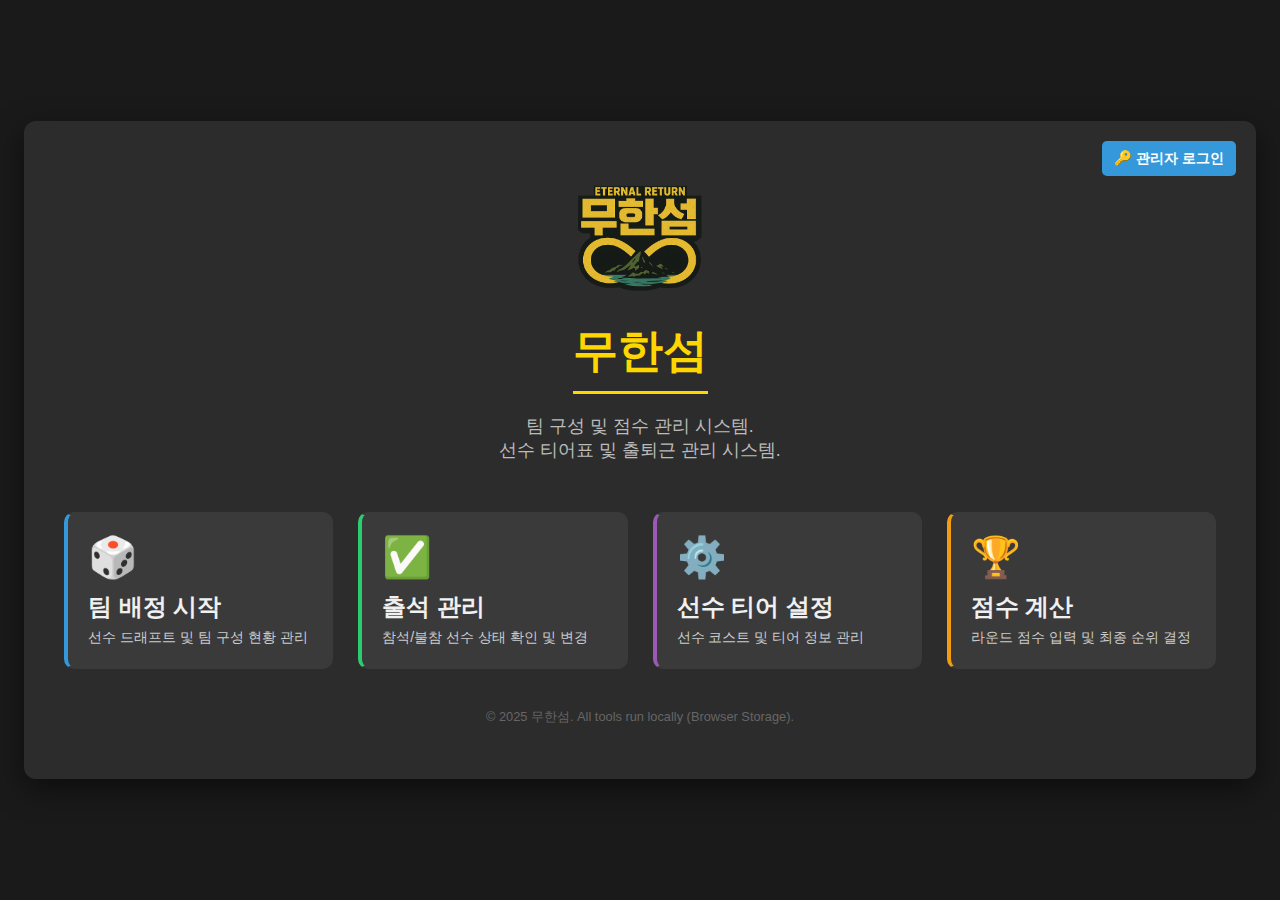
<file: index.html>
<!DOCTYPE html>
<html lang="ko">
<head>
    <meta charset="UTF-8">
    <meta name="viewport" content="width=device-width, initial-scale=1.0">
    <title>무한섬 팀 배정 시스템 | 메인</title>
    <link rel="stylesheet" href="main_hub.css">
</head>
<body>

    <div class="main-hub-container">
    
        <a href="login.html" class="admin-login-button" id="auth-status-button">🔑 관리자 로그인</a>

        <header class="hub-header">
            <div class="logo-area">
                <img src="무한섬_로고.png" alt="무한섬 로고" class="main-logo">
                <h1>무한섬</h1>
            </div>
            <p class="description">
                팀 구성 및 점수 관리 시스템.
                <br>선수 티어표 및 출퇴근 관리 시스템.
            </p>
        </header>

        <main class="card-grid">
            <a href="draft.html" class="feature-card draft-card">
                <div class="card-icon">🎲</div>
                <h2>팀 배정 시작</h2>
                <p>선수 드래프트 및 팀 구성 현황 관리</p>
            </a>
            <a href="attend.html" class="feature-card attend-card">
                <div class="card-icon">✅</div>
                <h2>출석 관리</h2>
                <p>참석/불참 선수 상태 확인 및 변경</p>
            </a>
            <a href="tier.html" class="feature-card tier-card">
                <div class="card-icon">⚙️</div>
                <h2>선수 티어 설정</h2>
                <p>선수 코스트 및 티어 정보 관리</p>
            </a>
            <a href="score.html" class="feature-card score-card">
                <div class="card-icon">🏆</div>
                <h2>점수 계산</h2>
                <p>라운드 점수 입력 및 최종 순위 결정</p>
            </a>
        </main>

        <footer class="hub-footer">
            <p>&copy; 2025 무한섬. All tools run locally (Browser Storage).</p>
        </footer>
    </div>
    
    <script>
        // login.js와 동일한 토큰 키
        const AUTH_TOKEN_KEY = 'authToken'; 

        document.addEventListener('DOMContentLoaded', () => {
            
            // --- 1. 로그인 상태 확인 및 버튼 변경 로직 ---
            const authButton = document.getElementById('auth-status-button');
            if (!authButton) {
                 console.warn("auth-status-button을 찾을 수 없습니다.");
                 return; // 버튼 없으면 종료
            }
            
            const currentToken = sessionStorage.getItem(AUTH_TOKEN_KEY);

            if (currentToken) {
                // 로그인 상태일 때
                authButton.textContent = '🔓 로그아웃';
                authButton.href = "#"; // 링크 이동 방지
                authButton.classList.add('logout'); // CSS 스타일 적용용
                
                authButton.addEventListener('click', (e) => {
                    e.preventDefault();
                    if (confirm('로그아웃 하시겠습니까?')) {
                        sessionStorage.removeItem(AUTH_TOKEN_KEY); // 토큰 삭제
                        alert('로그아웃 되었습니다.');
                        window.location.reload(); // 페이지 새로고침
                    }
                });
            } else {
                // 로그아웃 상태일 때 (기본 HTML과 동일)
                authButton.textContent = '🔑 관리자 로그인';
                authButton.href = "login.html";
                authButton.classList.remove('logout');
            }
            
            // --- 2.  메인 컨텐츠가 항상 보이도록 강제 ---
            // (이전 스플래시 코드의 잔재(opacity:0)를 무시)
            const mainContent = document.querySelector('.main-hub-container');
            if (mainContent) {
                mainContent.style.opacity = '1';
                mainContent.style.display = 'block';
            }
        });
    </script>
</body>

</html>
</file>
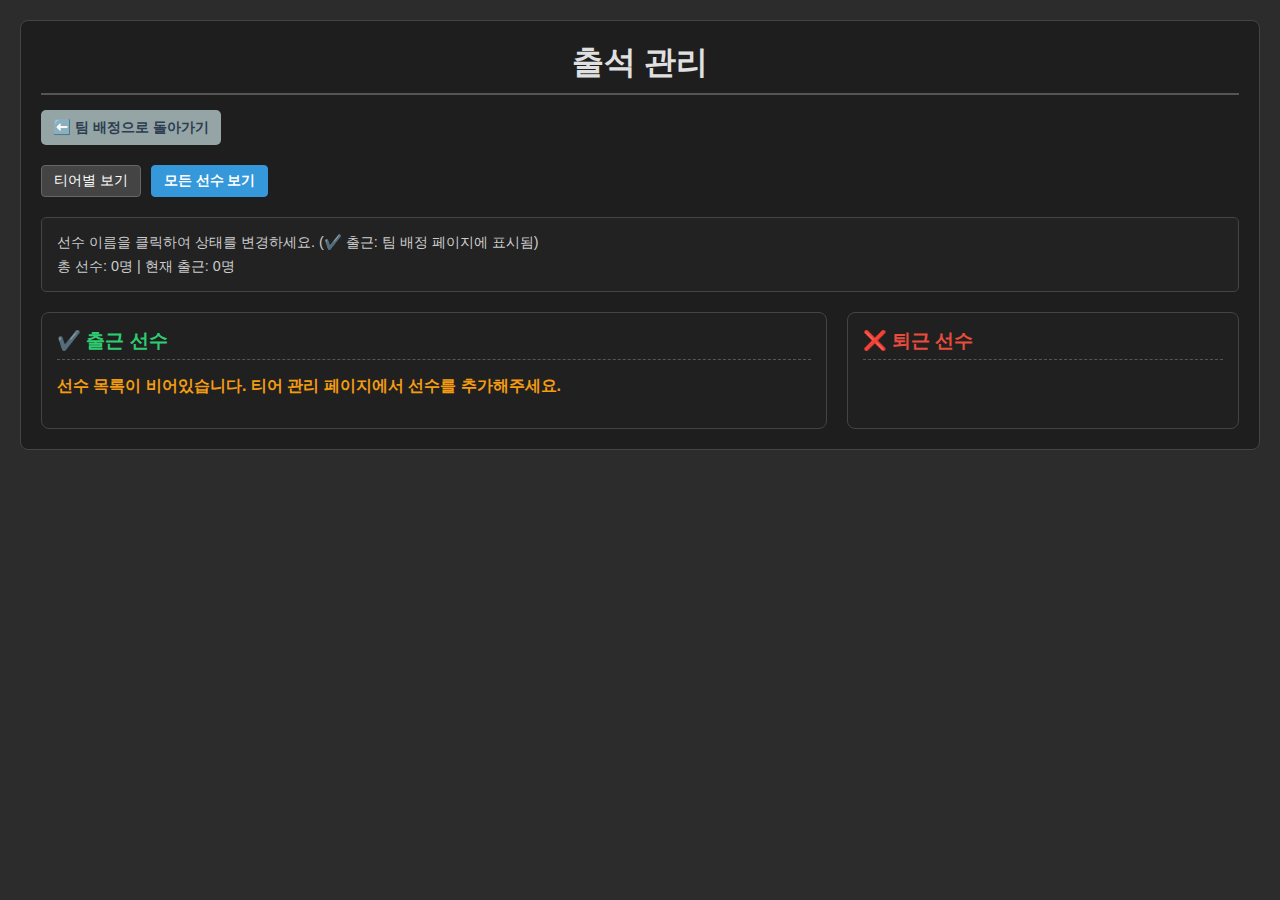
<file: attend.html>
<!DOCTYPE html>
<html lang="ko">
<head>
    <meta charset="UTF-8">
    <meta name="viewport" content="width=device-width, initial-scale=1.0">
    <title>출석 관리 (2열 분리)</title>
    <link rel="stylesheet" href="attend.css">
</head>
<body>
    <div class="attend-container">
        <h1>출석 관리</h1>

        <div class="button-wrapper">
            <a href="index.html" class="button-link" id="back-button">⬅️ 팀 배정으로 돌아가기</a>
        </div>

        <div class="view-controls">
            <button id="view-tier-button">티어별 보기</button>
            <button id="view-all-button" class="active">모든 선수 보기</button>
        </div>

        <div class="info-box">
            <p>선수 이름을 클릭하여 상태를 변경하세요. (✔️ 출근: 팀 배정 페이지에 표시됨)</p>
            <p>총 선수: <span id="total-count">0</span>명 | 현재 출근: <span id="attending-count">0</span>명</p>
        </div>

        <div class="attendance-columns">
            
            <div class="attendance-zone attending-zone">
                <h2>✔️ 출근 선수</h2>
                <div id="attending-view">
                    </div>
            </div>

            <div class="attendance-zone not-attending-zone">
                <h2>❌ 퇴근 선수</h2>
                <div id="not-attending-view">
                    </div>
            </div>
            
        </div>
    </div>

    <script src="attend.js"></script>
</body>
</html>
</file>
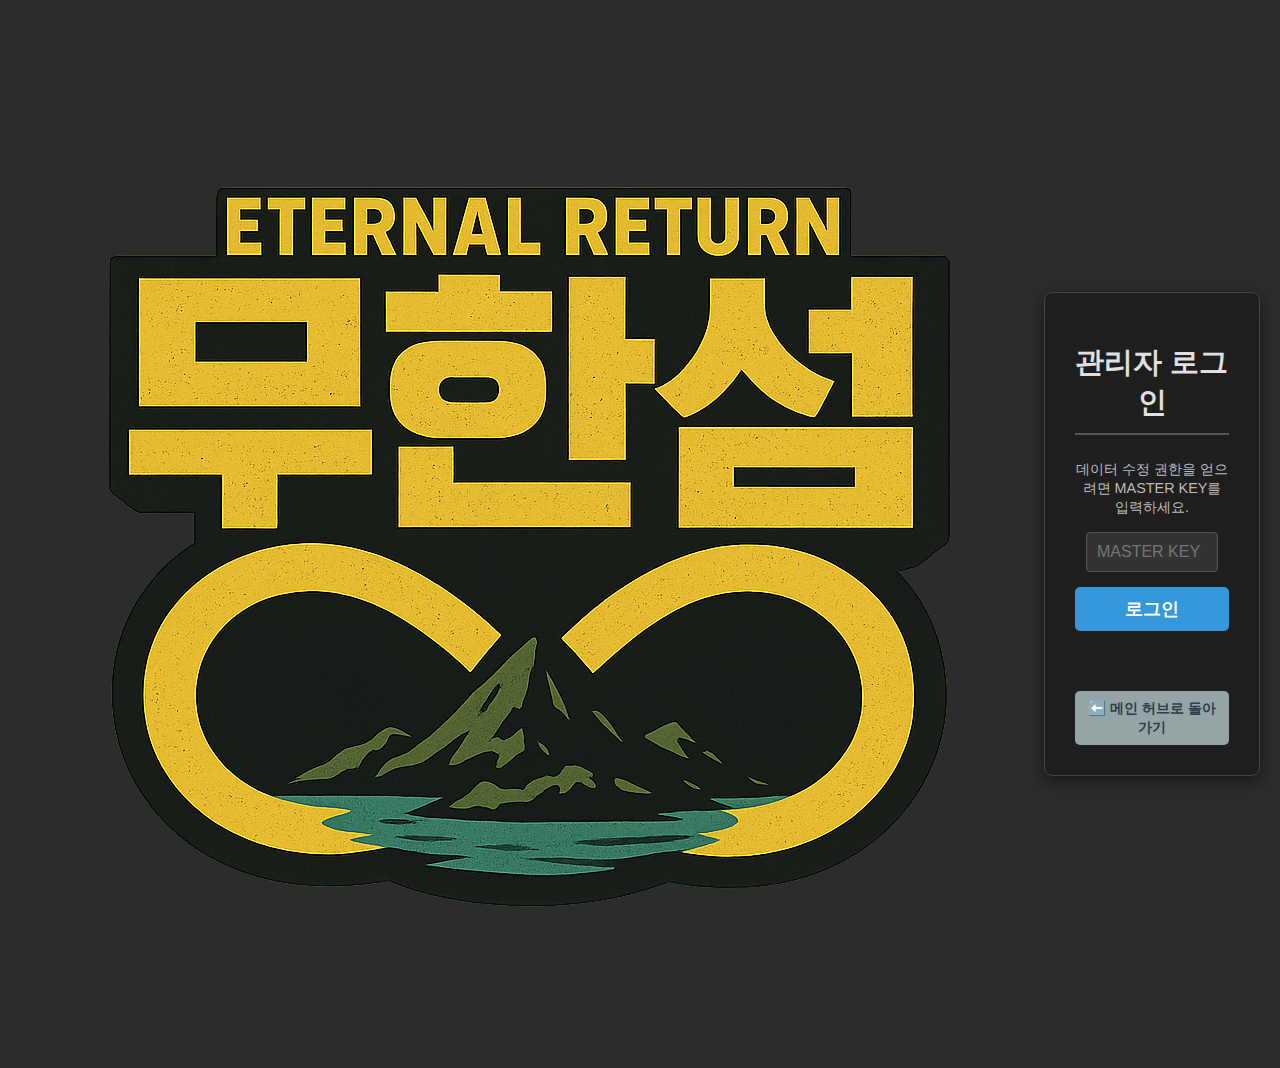
<file: login.html>
<!DOCTYPE html>
<html lang="ko">
<head>
    <meta charset="UTF-8">
    <meta name="viewport" content="width=device-width, initial-scale=1.0">
    <title>관리자 로그인</title>
    <link rel="stylesheet" href="style.css"> <link rel="stylesheet" href="login.css"> </head>
<body>
    <a href="index.html" class="top-left-logo" title="메인 허브로 돌아가기">
        <img src="무한섬_로고.png" alt="허브 로고">
    </a>

    <div class="login-container">
        <h1>관리자 로그인</h1>
        
        <div class="login-form-box">
            <p>데이터 수정 권한을 얻으려면 MASTER KEY를 입력하세요.</p>
            <input type="password" id="master-password" placeholder="MASTER KEY" required>
            <button id="login-button">로그인</button>
            <p id="login-message" class="login-message-box"></p>
        </div>

        <div class="button-wrapper">
            <a href="index.html" class="button-link" id="back-button">⬅️ 메인 허브로 돌아가기</a>
        </div>
    </div>

    <script src="login.js"></script>
</body>
</html>
</file>
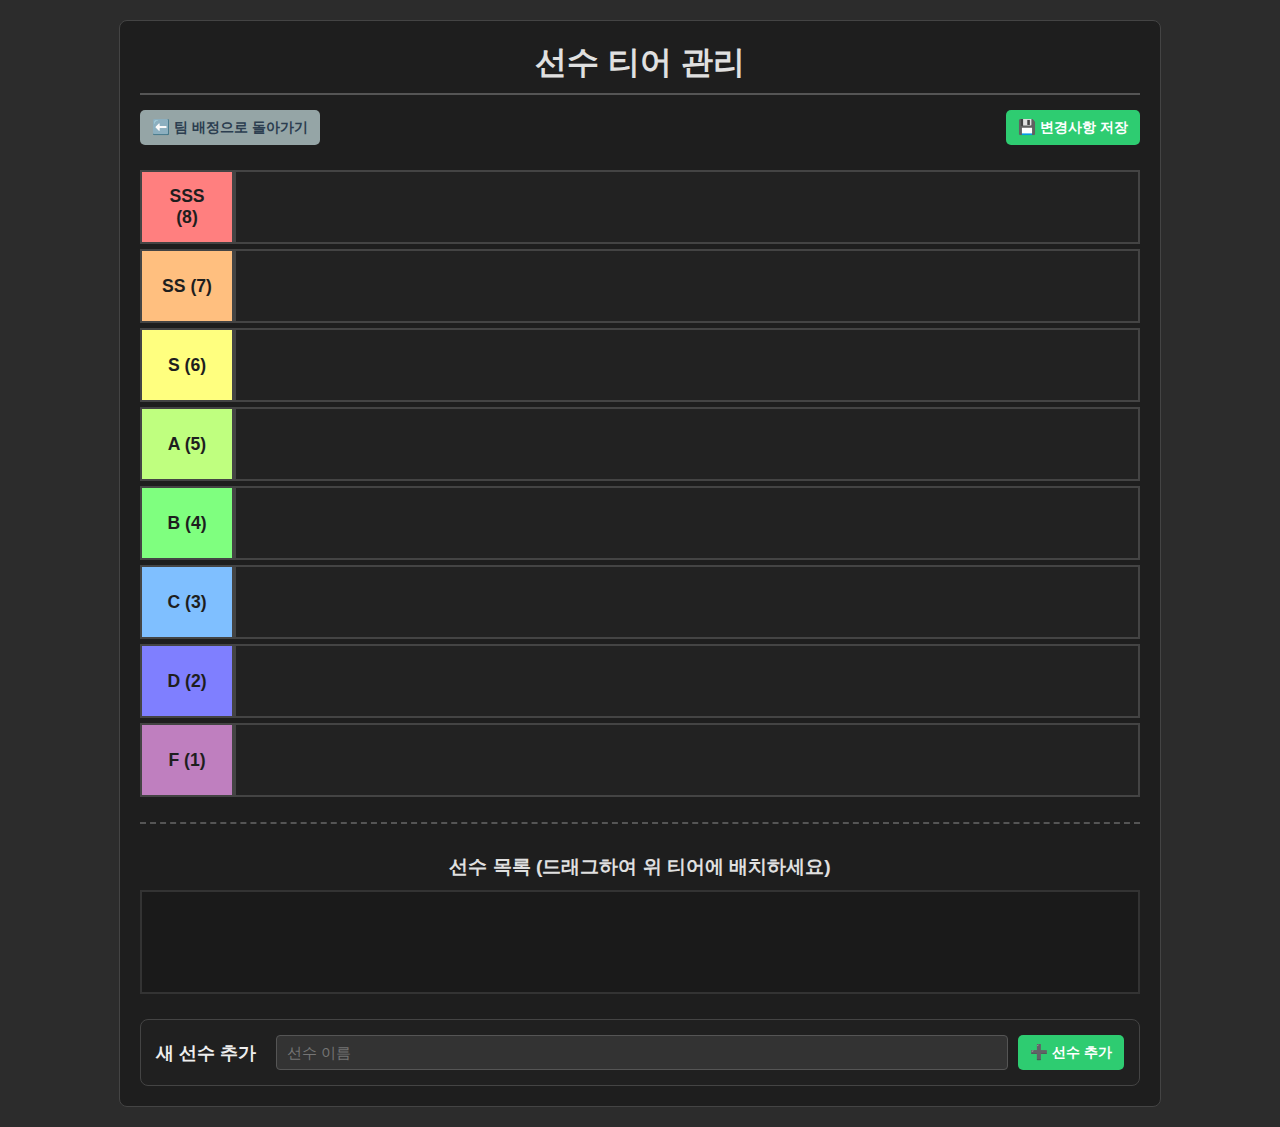
<file: tier.html>
<!DOCTYPE html>
<html lang="ko">
<head>
    <meta charset="UTF-8">
    <meta name="viewport" content="width=device-width, initial-scale=1.0">
    <title>선수 티어 관리</title>
    <link rel="stylesheet" href="tier.css">
</head>
<body>
    <div class="tier-maker-container">
        <h1>선수 티어 관리</h1>

        <div class="button-wrapper">
            <a href="index.html" class="button-link" id="back-button">⬅️ 팀 배정으로 돌아가기</a>
            <button id="save-tier-button">💾 변경사항 저장</button>
        </div>

        <div class="tier-rows">
            <div class="tier-row" data-tier="SSS" data-cost="8"><span class="tier-label sss">SSS (8)</span><div class="player-bubbles"></div></div>
            <div class="tier-row" data-tier="SS" data-cost="7"><span class="tier-label ss">SS (7)</span><div class="player-bubbles"></div></div>
            <div class="tier-row" data-tier="S" data-cost="6"><span class="tier-label s">S (6)</span><div class="player-bubbles"></div></div>
            <div class="tier-row" data-tier="A" data-cost="5"><span class="tier-label a">A (5)</span><div class="player-bubbles"></div></div>
            <div class="tier-row" data-tier="B" data-cost="4"><span class="tier-label b">B (4)</span><div class="player-bubbles"></div></div>
            <div class="tier-row" data-tier="C" data-cost="3"><span class="tier-label c">C (3)</span><div class="player-bubbles"></div></div>
            <div class="tier-row" data-tier="D" data-cost="2"><span class="tier-label d">D (2)</span><div class="player-bubbles"></div></div>
            <div class="tier-row" data-tier="F" data-cost="1"><span class="tier-label f">F (1)</span><div class="player-bubbles"></div></div>
        </div>

        <hr class="divider">
    <h2>선수 목록 (드래그하여 위 티어에 배치하세요)</h2>
    <div id="player-pool" class="tier-row unranked">
        <div class="player-bubbles">
            </div>
    </div>
    <div class="add-player-form-tier">
        <h3>새 선수 추가</h3>
        <input type="text" id="new-player-name-tier" placeholder="선수 이름">
        <button id="add-player-button-tier">➕ 선수 추가</button>
    </div>
    </div>

    <script src="tier.js"></script>
</body>
</html>
</file>
<file: main_hub.css>
/* --- 메인 허브 페이지 기본 스타일 --- */
body {
    font-family: -apple-system, BlinkMacSystemFont, 'Segoe UI', Roboto, Oxygen, Ubuntu, Cantarell, 'Open Sans', 'Helvetica Neue', sans-serif;
    background-color: #1a1a1a; /* 아주 어두운 배경 */
    color: #f0f0f0;
    margin: 0;
    padding: 0;
    display: flex;
    justify-content: center;
    align-items: center;
    min-height: 100vh; /* 화면 중앙 정렬을 위해 */
}

.main-hub-container {
    width: 90%;
    max-width: 1200px;
    padding: 40px;
    background-color: #2c2c2c; /* 컨테이너 배경 */
    border-radius: 12px;
    box-shadow: 0 10px 30px rgba(0, 0, 0, 0.5);
    text-align: center;
    position: relative; /* 로그인 버튼 위치 기준 */
    /* [★제거★] opacity 및 transition 속성 삭제됨 */
}

/* [★추가★] 우상단 관리자 로그인 버튼 스타일 */
.admin-login-button {
    position: absolute;
    top: 20px;
    right: 20px;
    padding: 8px 12px;
    font-size: 0.9em;
    font-weight: bold;
    color: white;
    background-color: #3498db; /* 파란색 */
    border-radius: 5px;
    text-decoration: none;
    transition: background-color 0.2s;
    z-index: 10;
}
.admin-login-button:hover {
    background-color: #2980b9;
}

/* [★추가★] 로그아웃 버튼일 때의 스타일 */
.admin-login-button.logout {
    background-color: #e74c3c; /* 빨간색 */
}
.admin-login-button.logout:hover {
    background-color: #c0392b;
}


/* --- 1. 헤더/로고 영역 --- */
.hub-header {
    margin-bottom: 50px;
}
.logo-area {
    display: flex;
    flex-direction: column;
    align-items: center;
    margin-bottom: 20px;
}
.main-logo {
    max-width: 150px;
    height: auto;
    margin-bottom: 10px;
}
.hub-header h1 {
    font-size: 2.8em;
    color: #ffd700; /* 금색 강조 */
    border-bottom: 3px solid #ffd700;
    padding-bottom: 10px;
    margin: 0;
}
.description {
    font-size: 1.1em;
    color: #bbb;
    margin-top: 15px;
}

/* --- 2. 기능 카드 그리드 --- */
.card-grid {
    display: grid;
    grid-template-columns: repeat(auto-fit, minmax(250px, 1fr)); /* 반응형 250px 최소 너비 */
    gap: 25px;
    margin-bottom: 40px;
}
.feature-card {
    text-decoration: none;
    color: inherit;
    background-color: #3a3a3a;
    border-radius: 10px;
    padding: 20px;
    transition: transform 0.2s, box-shadow 0.2s, border-color 0.2s;
    text-align: left;
    border: 2px solid #3a3a3a;
    border-left-width: 4px;
}
.feature-card:hover {
    transform: translateY(-5px);
    box-shadow: 0 10px 20px rgba(0, 0, 0, 0.5);
    border-color: #61dafb;
}

.feature-card h2 {
    font-size: 1.5em;
    margin: 10px 0 5px 0;
}
.feature-card p {
    font-size: 0.9em;
    color: #ccc;
    margin: 0;
}
.card-icon {
    font-size: 2.5em;
    margin-bottom: 5px;
}

/* 카드별 색상 포인트 */
.draft-card { border-left-color: #3498db; }
.attend-card { border-left-color: #2ecc71; }
.tier-card { border-left-color: #9b59b6; }
.score-card { border-left-color: #f39c12; }

/* --- 3. 하단 영역 --- */
.hub-footer {
    color: #666;
    font-size: 0.8em;
}
</file>
<file: attend.css>
/* --- 기본 --- */
body {
    font-family: -apple-system, BlinkMacSystemFont, 'Segoe UI', Roboto, Oxygen, Ubuntu, Cantarell, 'Open Sans', 'Helvetica Neue', sans-serif;
    background-color: #2c2c2c;
    color: #f0f0f0;
    margin: 0;
    padding: 20px;
}
h1 { border-bottom: 2px solid #555; padding-bottom: 8px; color: #e0e0e0; margin-top: 0; margin-bottom: 15px; text-align: center; }
h2 { font-size: 1.2em; padding-bottom: 5px; border-bottom: 1px dashed #555; margin-top: 0; margin-bottom: 15px; }

/* --- 메인 컨테이너 --- */
.attend-container {
    max-width: 1200px; /* 너비 확장 */
    margin: 0 auto;
    background-color: #1e1e1e;
    padding: 20px;
    border-radius: 8px;
    border: 1px solid #444;
}

/* ---  선수 추가 폼 스타일 --- */
.add-player-form-attend { 
    background-color: #252525; /* 어두운 배경 */
    border: 1px solid #444; 
    border-radius: 8px; 
    padding: 15px; 
    margin-bottom: 20px; 
    display: flex; 
    gap: 10px; 
    align-items: center; 
}
.add-player-form-attend input, 
.add-player-form-attend select { 
    background-color: #333; 
    color: white; 
    border: 1px solid #555; 
    border-radius: 4px; 
    padding: 8px 10px; 
    font-size: 0.9em; 
    flex-shrink: 0; 
}
.add-player-form-attend input[type="text"] { 
    flex-grow: 1; /* 이름 입력창이 공간을 채우도록 */
}
.add-player-form-attend button {
    background-color: #2ecc71; /* 초록색 */
    color: white;
    flex-shrink: 0;
    padding: 8px 15px;
    font-weight: bold;
    font-size: 0.9em;
    border: none; /* 버튼 테두리 제거 */
    border-radius: 4px; /* 버튼 모서리 둥글게 */
}
.add-player-form-attend button:hover {
    background-color: #27ae60;
}

/* --- 상단 버튼/정보 --- */
.button-link { display: inline-block; border: none; padding: 8px 12px; font-size: 0.9em; border-radius: 5px; cursor: pointer; font-weight: bold; text-decoration: none; color: #2c3e50; }
.button-wrapper { justify-content: flex-start; margin-bottom: 20px; }
#back-button { background-color: #95a5a6; }
#back-button:hover { background-color: #7f8c8d; }

.info-box { background-color: #222; border: 1px solid #444; border-radius: 5px; padding: 10px 15px; margin-bottom: 20px; font-size: 0.9em; color: #ccc; }
.info-box p { margin: 5px 0; }

/* --- 뷰 전환 컨트롤 --- */
.view-controls { display: flex; gap: 10px; margin-bottom: 20px; }
.view-controls button { background-color: #444; color: white; padding: 6px 12px; border: 1px solid #666; border-radius: 4px; cursor: pointer; font-size: 0.85em; }
.view-controls button.active { background-color: #3498db; border-color: #3498db; font-weight: bold; }

/* ---  2열 출석 영역 --- */
.attendance-columns {
    display: flex;
    gap: 20px;
}
.attendance-zone {
    flex-grow: 1;
    background-color: #202020;
    border: 1px solid #444;
    padding: 15px;
    border-radius: 8px;
}
.attending-zone h2 { color: #2ecc71; }
.not-attending-zone h2 { color: #e74c3c; }

/* --- 목록 공통 스타일 --- */
.player-list-view, .tier-section-list {
    list-style: none; padding: 0; margin: 0;
    display: grid; 
    grid-template-columns: repeat(auto-fill, minmax(140px, 1fr)); /* 140px 최소 너비 */
    gap: 8px;
}
/* 티어별 보기 섹션 */
.tier-section {
    margin-bottom: 15px;
    padding-bottom: 10px;
    border-bottom: 1px dashed #444;
}
.tier-section:last-child {
    border-bottom: none;
    margin-bottom: 0;
}
.tier-section h3 {
    margin: 0 0 10px 0;
    font-size: 1.0em;
}

/* ---  개별 선수 아이템 (클릭 가능) --- */
.player-item {
    background-color: #2a2a2a;
    border: 1px solid #555;
    border-radius: 5px;
    padding: 8px 10px;
    display: flex;
    align-items: center;
    cursor: pointer;
    transition: background-color 0.2s;
    user-select: none;
    font-size: 0.9em;
}
.player-item:hover {
    background-color: #3a3a3a;
}

/* ---  상태 포인트 스타일 --- */
.status-point {
    width: 10px;
    height: 10px;
    border-radius: 50%;
    margin-right: 8px;
    flex-shrink: 0;
}

/* 출근 상태 */
.player-item.attending {
    border-color: #2ecc71;
    order: -1; /* 출근 상태를 Grid 시작점으로 이동 (정렬 유지) */
}
.player-item.attending .status-point {
    background-color: #2ecc71; /* 초록색 점 */
}

/* 퇴근 상태 */
.player-item.not-attending {
    border-color: #e74c3c;
    opacity: 0.9;
}
.player-item.not-attending .status-point {
    background-color: #e74c3c; /* 빨간색 점 */
}

/* ---  좌상단 로고 버튼 크기 통일 --- */
.top-left-logo {
    position: fixed;
    top: 15px;
    left: 20px;
    z-index: 9000;
    border: 2px solid transparent;
    transition: transform 0.2s, border-color 0.2s;
}

.top-left-logo img {
    width: 40px; /* 로고 크기를 40px로 통일 */
    height: 40px;
    border-radius: 3px;
}
.top-left-logo:hover {
    transform: scale(1.05);
    border-color: #61dafb;
}

/* --- 드래그 앤 드롭 스타일 (attend.css) --- */

/* 드래그 중인 아이템 */
.player-item.dragging {
    opacity: 0.4;
    border: 2px dashed #ccc;
}

/* 드롭 대상 강조 효과 (출퇴근 구역이나 티어 리스트) */
.player-list-view.drag-over {
    background-color: #333; /* 어두운 배경색 변경 */
    border: 2px dashed #61dafb; /* 밝은 테두리 */
    transition: background-color 0.2s;
}
</file>
<file: style.css>
/* --- 기본 --- */
html {
    overflow-y: scroll;
    background-color: #2c2c2c;
}
body {
    font-family: -apple-system, BlinkMacSystemFont, 'Segoe UI', Roboto, Oxygen, Ubuntu, Cantarell, 'Open Sans', 'Helvetica Neue', sans-serif;
    background-color: #2c2c2c;
    color: #f0f0f0;
    margin: 0;
    padding: 20px;
}
h1, h2, h3 { color: #e0e0e0; }
h2 { margin-top: 0; }

/* --- 스플래시 스크린 & 로고 --- */
#splash-screen {
    position: fixed; top: 0; left: 0;
    width: 100%; height: 100%;
    background-color: #2c2c2c;
    display: flex; justify-content: center; align-items: center;
    z-index: 9999;
    transition: opacity 0.5s ease-out;
}
.header-logo {
    max-width: 300px;
    height: auto;
}

/* --- 2단 레이아웃 --- */
.main-container {
    display: none; /* JS가 flex로 변경 */
    gap: 20px;
    justify-content: center;
    max-width: 1440px;
    width: 100%;
    margin: 0 auto;
}
.column {
    background-color: #1e1e1e;
    padding: 20px;
    border-radius: 8px;
    border: 1px solid #444;
}
#left-column {
    flex-basis: 60%; max-width: 800px;
    flex-grow: 0; flex-shrink: 0;
    position: sticky; top: 20px; align-self: flex-start;
}
#right-column {
    flex-basis: 40%; max-width: 600px;
    flex-grow: 0; flex-shrink: 0;
}

/* --- 왼쪽 컬럼 (팀 현황) --- */
.column-header { /* 팀 현황 제목 + 버튼 영역 */
    display: flex;
    justify-content: space-between;
    align-items: flex-start;
    margin-bottom: 15px;
    border-bottom: 2px solid #555;
    padding-bottom: 8px;
    flex-shrink: 0;
}
.column-header h2 {
    margin: 5px 0 0 0;
    border: none; padding-bottom: 0;
}

/* --- 팀 현황 버튼 레이아웃 --- */
.team-controls { /* 버튼 전체 컨테이너 */
    display: flex;
    flex-direction: column;
    gap: 10px;
    flex-shrink: 0;
    align-items: flex-end; /* 우측 정렬 */
}
.button-row { /* 각 버튼 줄 */
    display: flex;
    gap: 10px;
    flex-wrap: wrap;
    justify-content: flex-end;
}
/* 모든 버튼/링크 공통 스타일 */
.team-controls button,
.team-controls .button-link {
    border: none;
    padding: 8px 12px;
    font-size: 0.9em;
    border-radius: 5px; /* 기본 둥근 모서리 */
    cursor: pointer;
    font-weight: bold;
    color: white !important;
    text-decoration: none !important;
    min-width: 140px;
    text-align: center;
    box-sizing: border-box;
    display: inline-flex;
    align-items: center;
    justify-content: center;
}
/* 링크 상태별 스타일 명시 */
.team-controls .button-link:link,
.team-controls .button-link:visited {
    color: white !important; /* 점수 계산 버튼 제외 */
    text-decoration: none !important;
}

/* 개별 버튼 색상 */
#score-page-button { background-color: #f1c40f; color: #2c3e50 !important; }
#score-page-button:hover { background-color: #f39c12; }
#copy-teams-button { background-color: #f39c12; }
#copy-teams-button:hover { background-color: #e67e22; }
#copy-teams-button.copied { background-color: #27ae60; }
#save-image-button { background-color: #9b59b6; }
#save-image-button:hover { background-color: #8e44ad; }
#auto-assign-button { background-color: #3498db; }
#auto-assign-button:hover { background-color: #2980b9; }
#add-team-button { background-color: #2ecc71; }
#add-team-button:hover { background-color: #27ae60; }
#reset-all-button { background-color: #e74c3c; }
#reset-all-button:hover { background-color: #c0392b; }
/* --- 버튼 스타일 끝 --- */

#all-teams-container {
    display: grid;
    grid-template-columns: repeat(2, 1fr);
    gap: 15px;
}
.team-box {
    background-color: #222;
    border: 3px solid #555;
    border-radius: 8px;
    padding: 15px; padding-bottom: 45px;
    transition: border-color 0.2s, box-shadow 0.2s, background-color 0.2s;
    cursor: pointer;
    position: relative;
}
.team-box.active {
    border-color: #61dafb;
    box-shadow: 0 0 10px #61dafb80;
}
/* 팀 박스 드롭존 시각 효과 */
.team-box.drag-over-team {
    border-color: #61dafb;
    box-shadow: 0 0 10px #61dafb80;
    background-color: #2a2a2a;
}
.team-box h3 {
    margin-top: 0;
    padding-bottom: 10px;
    border-bottom: 1px dashed #777;
    font-size: 1.3em;
}
/* --- 이 부분 수정 --- */
.team-member-list {
    min-height: 30px;
    display: flex;
    flex-direction: row; /* ★ 가로 정렬(기본값)을 명시적으로 지정 */
    flex-wrap: wrap;   /* ★ 공간이 없으면 다음 줄로 넘김 */
    align-items: flex-start; /* 위쪽 기준으로 정렬 */
    gap: 6px;
    padding: 5px 0;
}

/* --- 이 부분 수정 --- */
.team-member {
    background-color: #61dafb; color: #222;
    padding: 5px 10px; border-radius: 4px;
    font-weight: bold; font-size: 0.9em;
    cursor: grab;
    transition: background-color 0.2s, color 0.2s, transform 0.1s ease-out, opacity 0.2s;

    /* ★ 아래 3줄 추가 (크기가 제멋대로 변하는 것 방지) ★ */
    width: auto;      /* 내용물만큼만 너비 차지 */
    flex-grow: 0;     /* 남는 공간 차지하며 늘어나지 않기 */
    flex-shrink: 0;   /* 공간 부족 시 찌그러지지 않기 */
}
.team-member:hover { background-color: #e74c3c; color: white; }
.team-member:active { cursor: grabbing; }
/* 팀원 드래그 시각 효과 */
.team-member.dragging-member {
    opacity: 0.4; border: 1px dashed #fff; transform: scale(1.05);
}

.team-box-buttons {
    position: absolute; bottom: 10px; right: 15px;
    display: flex; gap: 5px;
}
.clear-team-button, .remove-team-button {
    background-color: #95a5a6; color: #222;
    border: none; padding: 6px 10px; border-radius: 4px;
    cursor: pointer; font-size: 0.8em;
}
.clear-team-button:hover { background-color: #7f8c8d; }
.remove-team-button { background-color: #e74c3c; color: white; }
.remove-team-button:hover { background-color: #c0392b; }


/* --- 오른쪽 컬럼 (선수 목록) --- */
.right-column-header {
    display: flex;
    justify-content: space-between;
    align-items: center;
    border-bottom: 2px solid #555;
    padding-bottom: 8px;
    margin-bottom: 15px;
}
#right-column h2 {
    border: none; padding: 0; margin: 0;
}
.header-button-group {
    display: flex; gap: 8px;
}
/* 관리 버튼 개별 스타일 (공통 .button-link 상속 및 수정) */
#attend-page-button, #tier-page-button {
    padding: 6px 10px; font-size: 0.85em;
    min-width: auto; /* 최소 너비 제거 */
    border-radius: 5px; /*  둥근 모서리 적용 */
}
#attend-page-button { background-color: #3498db; }
#attend-page-button:hover { background-color: #2980b9; }
#tier-page-button { background-color: #7f8c8d; }
#tier-page-button:hover { background-color: #95a5a6; }

.add-player-form {
    background-color: #202020; border: 1px solid #444; border-radius: 8px;
    padding: 15px; margin-bottom: 15px;
    display: flex; gap: 10px; align-items: center;
    flex-shrink: 0;
}
.add-player-form input[type="text"], .add-player-form select {
    background-color: #333; color: white;
    border: 1px solid #555; border-radius: 4px;
    padding: 8px 10px; font-size: 0.95em;
    flex-shrink: 0;
}
.add-player-form input[type="text"] { flex: 1 1 180px; }
.add-player-form button {
    background-color: #2ecc71; color: white;
    border: none; padding: 8px 15px; border-radius: 4px;
    cursor: pointer; font-weight: bold; flex-shrink: 0;
}
.add-player-form button:hover { background-color: #27ae60; }

#player-list {
    display: flex; flex-direction: column; gap: 15px;
}
.tier-group {
    background-color: #202020; border: 1px solid #444; border-radius: 8px;
    padding: 10px 15px;
    flex-shrink: 0;
}
.tier-group h3 {
    margin: 5px 0 15px 0; padding-bottom: 10px;
    border-bottom: 1px solid #555;
    font-size: 1.2em; color: #eee;
}
.player-button-group {
    display: grid;
    grid-template-columns: repeat(auto-fill, minmax(160px, 1fr));
    gap: 8px;
    min-height: 30px;
}
/* 티어 변경 드롭존 시각 효과 */
.player-button-group.drag-over {
    background-color: #333; border: 1px dashed #61dafb;
}


.player-button {
    position: relative;
    background-color: #444; color: white;
    border: 2px solid #666;
    padding: 8px 12px; padding-right: 25px;
    border-radius: 5px;
    cursor: grab;
    font-size: 0.95em; font-weight: 500;
    transition: background-color 0.2s, border-color 0.2s, opacity 0.2s;
    width: 100%;
    box-sizing: border-box;
    text-align: left;
}
.player-button:hover:not(:disabled) { background-color: #555; border-color: #888; }
.player-button:active { cursor: grabbing; }
.player-button.dragging { opacity: 0.4; border: 2px dashed white; }

.delete-player-btn {
    position: absolute; top: 0; right: 0; bottom: 0;
    width: 25px;
    display: flex; align-items: center; justify-content: center;
    color: #aaa; font-size: 1.2em; font-weight: bold;
    border-radius: 0 4px 4px 0;
    transition: background-color 0.2s, color 0.2s;
    cursor: pointer;
}
.delete-player-btn:hover { background-color: #e74c3c; color: white; }

/* 티어별 버튼 테두리 색상 */
[data-tier="SSS"] .player-button { border-color: #ffd700; }
[data-tier="SS"]  .player-button { border-color: #e74c3c; }
[data-tier="S"]   .player-button { border-color: #3498db; }
[data-tier="A"]   .player-button { border-color: #9b59b6; }
[data-tier="B"]   .player-button { border-color: #2ecc71; }
[data-tier="C"]   .player-button { border-color: #f39c12; }
[data-tier="D"]   .player-button { border-color: #bdc3c7; }
[data-tier="F"]   .player-button { border-color: #95a5a6; }

/* 선수 버튼 상태별 스타일 */
.player-button.selected { /* 팀에 배정됨 */
    background-color: #3a3a3a; border-color: #3a3a3a; color: white;
    opacity: 0.5; cursor: not-allowed; text-decoration: line-through;
}
.player-button.disabled { /* 팀 배정 불가 */
    background-color: #3a3a3a; border-color: #3a3a3a; color: #777;
    opacity: 0.6; cursor: not-allowed;
}
.player-button.selected .delete-player-btn,
.player-button.disabled .delete-player-btn {
    display: none;
}

/* [★최후 수단★] 헤더 버튼 링크 밑줄 강제 제거 */
/* (이 부분은 이전과 동일하게 유지) */
#right-column .right-column-header .header-button-group a.button-link,
#right-column .right-column-header .header-button-group a.button-link:link,
#right-column .right-column-header .header-button-group a.button-link:visited {
    text-decoration: none !important;
    color: white !important; /* 글자색도 다시 한번 확인 */
}
/* 점수 계산 버튼만 글자색 예외 - 이 규칙은 .team-controls 하위 버튼에만 적용되므로 여기서는 불필요 */
/* ... */
</file>
<file: login.css>
/* login.css */

body {
    display: flex;
    justify-content: center;
    align-items: center;
    min-height: 100vh;
}

.login-container {
    max-width: 450px;
    width: 90%;
    background-color: #1e1e1e;
    padding: 30px;
    border-radius: 8px;
    border: 1px solid #444;
    text-align: center;
    box-shadow: 0 5px 15px rgba(0,0,0,0.5);
}

.login-container h1 {
    font-size: 1.8em;
    border-bottom: 2px solid #555;
    padding-bottom: 10px;
    margin-bottom: 25px;
}

.login-form-box p {
    color: #bbb;
    margin-bottom: 15px;
    font-size: 0.9em;
}

#master-password {
    width: calc(100% - 22px); /* padding 10px * 2 + border 1px * 2 */
    padding: 10px;
    margin-bottom: 15px;
    border: 1px solid #555;
    border-radius: 4px;
    background-color: #333;
    color: white;
    font-size: 1em;
    box-sizing: border-box;
}

#login-button {
    width: 100%;
    padding: 10px;
    background-color: #3498db;
    color: white;
    font-size: 1.1em;
    border: none;
    border-radius: 5px;
    cursor: pointer;
    font-weight: bold;
    transition: background-color 0.2s;
}
#login-button:hover {
    background-color: #2980b9;
}

.login-message-box {
    font-weight: bold;
    margin-top: 15px;
    min-height: 20px;
}
.login-message-box.error {
    color: #e74c3c; /* 실패 */
}
.login-message-box.success {
    color: #2ecc71; /* 성공 */
}


/* --- 뒤로가기 버튼 스타일 (공용 스타일 재사용) --- */
.button-wrapper {
    margin-top: 25px;
}
#back-button {
    background-color: #95a5a6;
    color: #2c3e50;
    font-weight: bold;
}
#back-button:hover {
    background-color: #7f8c8d;
}

/* style.css의 .button-link 스타일이 로드된다고 가정 */
.button-link {
    display: inline-block;
    border: none;
    padding: 8px 12px;
    font-size: 0.9em;
    border-radius: 5px;
    cursor: pointer;
    font-weight: bold;
    text-decoration: none;
    color: white;
}
</file>
<file: tier.css>
/* --- 기본 --- */
body {
    font-family: -apple-system, BlinkMacSystemFont, 'Segoe UI', Roboto, Oxygen, Ubuntu, Cantarell, 'Open Sans', 'Helvetica Neue', sans-serif;
    background-color: #2c2c2c;
    color: #f0f0f0;
    margin: 0;
    padding: 20px;
}

h1 {
    border-bottom: 2px solid #555;
    padding-bottom: 8px;
    color: #e0e0e0;
    margin-top: 0;
    margin-bottom: 15px;
    text-align: center;
}
h2 {
    color: #e0e0e0;
    margin-top: 30px;
    margin-bottom: 10px;
    text-align: center;
    font-size: 1.2em;
}

/* --- 메인 컨테이너 --- */
.tier-maker-container {
    max-width: 1000px;
    margin: 0 auto;
    background-color: #1e1e1e;
    padding: 20px;
    border-radius: 8px;
    border: 1px solid #444;
}

/* --- 버튼 스타일 --- */
.button-link, button {
    display: inline-block;
    border: none;
    padding: 8px 12px;
    font-size: 0.9em;
    border-radius: 5px;
    cursor: pointer;
    font-weight: bold;
    text-decoration: none;
    color: white;
}
.button-wrapper {
    display: flex;
    justify-content: space-between;
    align-items: center;
    margin-bottom: 25px;
}
#back-button { background-color: #95a5a6; color: #2c3e50; }
#back-button:hover { background-color: #7f8c8d; }
#save-tier-button { background-color: #2ecc71; }
#save-tier-button:hover { background-color: #27ae60; }
#save-tier-button.saved { background-color: #27ae60; }


/* --- 티어 행 스타일 --- */
.tier-rows {
    display: flex;
    flex-direction: column;
    gap: 5px; /* 행 사이 간격 */
}
.tier-row {
    display: flex;
    background-color: #222;
    border: 2px solid #444;
    min-height: 70px; /* 최소 높이 */
    align-items: stretch; /* 내부 요소 높이 맞춤 */
}
.tier-label {
    display: flex;
    align-items: center; /* 라벨 텍스트 세로 중앙 */
    justify-content: center; /* 라벨 텍스트 가로 중앙 */
    /* writing-mode: vertical-rl; <-- 삭제 */
    /* text-orientation: mixed;   <-- 삭제 */
    font-weight: bold;
    font-size: 1.1em;
    padding: 0 15px; /*  좌우 패딩만 적용 */
    width: 60px; /*  고정 너비 설정 (조절 가능) */
    text-align: center;
    color: #1e1e1e; /* 어두운 배경색 글자 */
    border-right: 2px solid #444; /*  오른쪽 구분선 (기존 .player-bubbles의 border-left 대체) */
}

/*  기존 .player-bubbles의 왼쪽 테두리 제거 */
.player-bubbles {
    border-left: none; /* 이제 라벨 오른쪽에 구분선이 있음 */
}
/* 티어별 라벨 색상 */
.tier-label.sss { background-color: #ff7f7f; } /* SSS */
.tier-label.ss { background-color: #ffbf7f; }  /* SS */
.tier-label.s { background-color: #ffff7f; }   /* S */
.tier-label.a { background-color: #bfff7f; }   /* A */
.tier-label.b { background-color: #7fff7f; }   /* B */
.tier-label.c { background-color: #7fbfff; }   /* C */
.tier-label.d { background-color: #7f7fff; }   /* D */
.tier-label.f { background-color: #bf7fbf; }   /* F */

.player-bubbles {
    flex-grow: 1; /* 남는 공간 차지 */
    display: flex;
    flex-wrap: wrap; /* 버블 자동 줄바꿈 */
    align-content: flex-start; /* 위쪽부터 쌓이도록 */
    padding: 10px;
    gap: 8px; /* 버블 사이 간격 */
    border-left: 2px solid #444; /* 라벨과 구분선 */
}

/* 선수 대기열 스타일 */
.tier-row.unranked {
    background-color: #1a1a1a;
    border-color: #333;
    min-height: 100px;
}
#player-pool .player-bubbles {
    border-left: none; /* 대기열은 라벨 없음 */
}

/* 구분선 */
.divider {
    border: none;
    border-top: 2px dashed #555;
    margin: 25px 0;
}


/* --- 선수 버블 스타일 --- */
.player-bubble {
    background-color: #444;
    color: white;
    padding: 8px 12px;
    border-radius: 5px;
    cursor: grab; /* 드래그 가능 표시 */
    font-size: 0.9em;
    font-weight: 500;
    display: inline-flex; /* 내부 정렬 위해 */
    align-items: center;
    position: relative; /* 삭제 버튼 위치 기준 */
    border: 1px solid #666;
    transition: transform 0.1s ease-out; /* 드래그 시 약간 뜨는 효과 */
}
.player-bubble:active {
    cursor: grabbing; /* 드래그 중 표시 */
}

/* 선수 삭제 버튼 (버블 우측 상단) */
.delete-bubble-btn {
    position: absolute;
    top: -5px;
    right: -5px;
    width: 18px;
    height: 18px;
    line-height: 16px;
    text-align: center;
    background-color: #e74c3c;
    color: white;
    border-radius: 50%;
    font-size: 0.9em;
    font-weight: bold;
    cursor: pointer;
    opacity: 0; /* 평소엔 숨김 */
    transition: opacity 0.2s;
}
.player-bubble:hover .delete-bubble-btn {
    opacity: 1; /* 마우스 올리면 보임 */
}


/* --- 드래그 앤 드롭 시각 효과 --- */
.player-bubble.dragging {
    opacity: 0.5;
    transform: scale(1.05); /* 약간 크게 */
}
.tier-row.drag-over {
    border-color: #61dafb; /* 드롭 가능 영역 테두리 */
    background-color: #2a2a2a;
}

/*  새 선수 추가 폼 (tier.html) */
.add-player-form-tier {
    background-color: #202020;
    border: 1px solid #444;
    border-radius: 8px;
    padding: 15px;
    margin-bottom: 25px; /* 대기열과의 간격 */
    display: flex;
    gap: 10px;
    align-items: center;
}
.add-player-form-tier h3 {
    margin: 0;
    color: #eee;
    font-size: 1.1em;
    flex-shrink: 0; /* 줄어들지 않음 */
    margin-right: 10px;
}
.add-player-form-tier input[type="text"], 
.add-player-form-tier select {
    background-color: #333;
    color: white;
    border: 1px solid #555;
    border-radius: 4px;
    padding: 8px 10px;
    font-size: 0.95em;
    flex-shrink: 0;
}
.add-player-form-tier input[type="text"] {
    flex-grow: 1; /* 남는 공간 차지 */
}
.add-player-form-tier button {
    background-color: #2ecc71;
    color: white;
    flex-shrink: 0;
}
.add-player-form-tier button:hover {
    background-color: #27ae60;
}

/*  새 선수 추가 폼 (tier.html) */
.add-player-form-tier {
    background-color: #202020;
    border: 1px solid #444;
    border-radius: 8px;
    padding: 15px;
    margin-top: 25px; /*  대기열과의 간격 */
    margin-bottom: 0; /* 기존 bottom 제거 */
    display: flex;
    gap: 10px;
    align-items: center;
}
/* ... (나머지 .add-player-form-tier 내부 스타일은 동일) ... */

/* --- 좌상단 로고 버튼 크기 통일 --- */
.top-left-logo {
    position: fixed;
    top: 15px;
    left: 20px;
    z-index: 9000;
    border: 2px solid transparent;
    transition: transform 0.2s, border-color 0.2s;
}

.top-left-logo img {
    width: 40px; /* 로고 크기를 40px로 통일 */
    height: 40px;
    border-radius: 3px;
}
.top-left-logo:hover {
    transform: scale(1.05);
    border-color: #61dafb;
}
</file>
